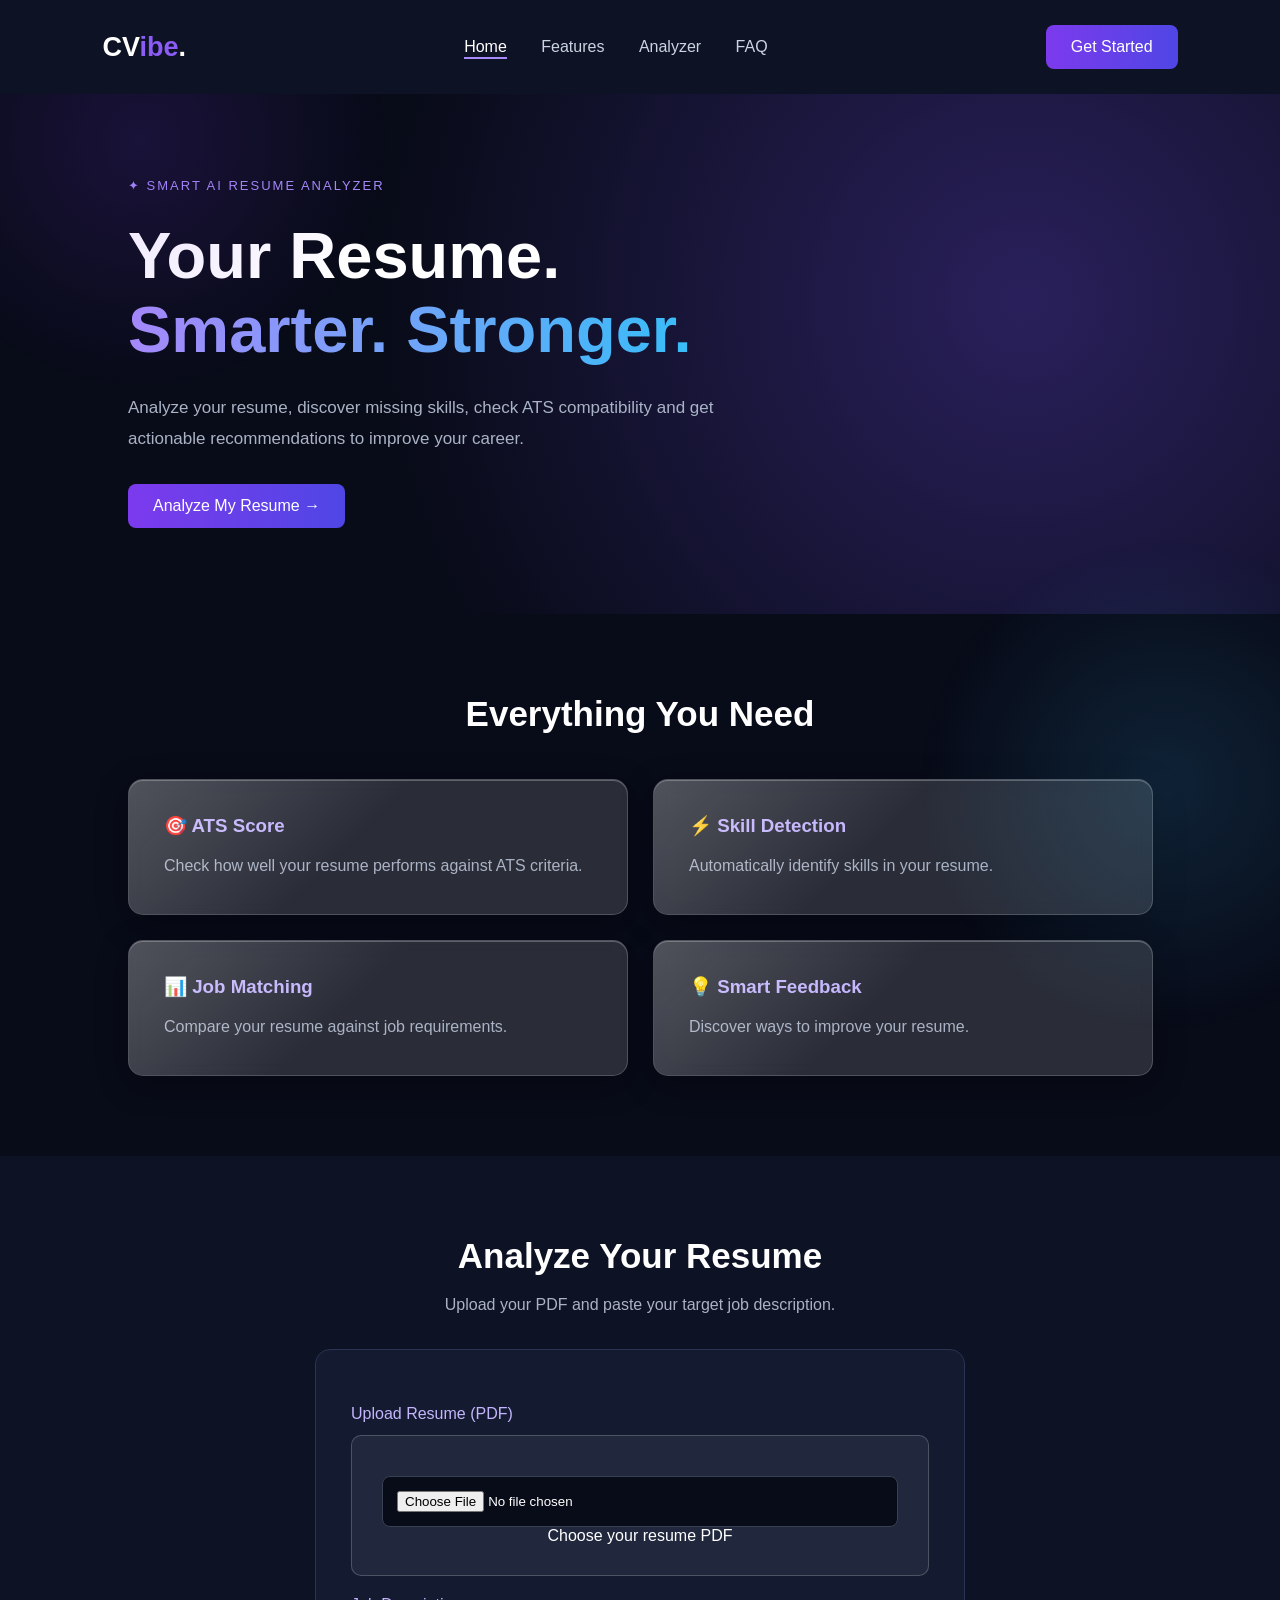
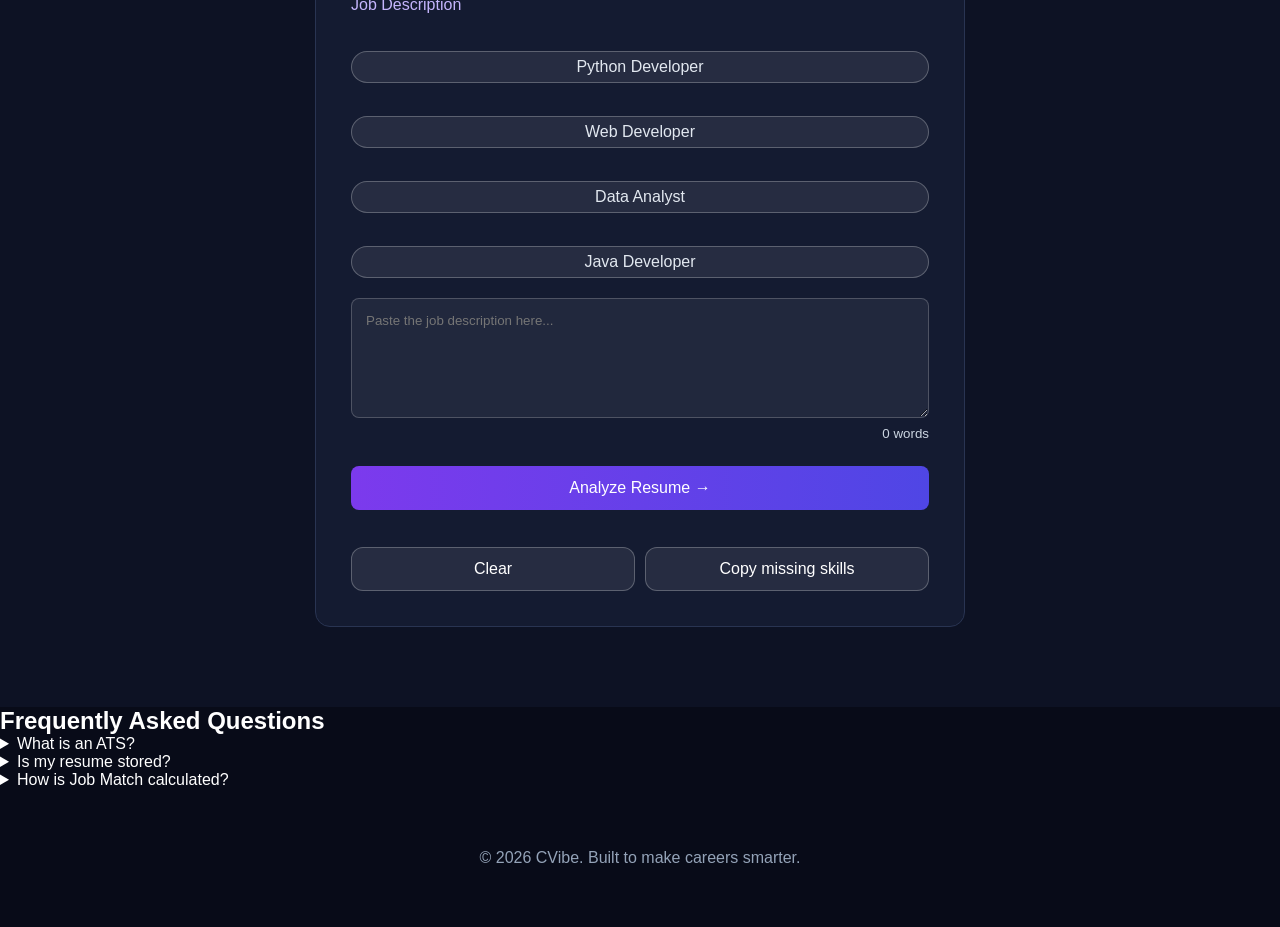
<file: frontend/index.html>
<!DOCTYPE html>
<html lang="en">
<head>
    <meta charset="UTF-8">
    <meta name="viewport" content="width=device-width, initial-scale=1.0">
    <title>CVibe | Smart Resume Analyzer</title>
    <link rel="stylesheet" href="style.css">
    <link rel="stylesheet" href="animations.css">
</head>

<body>

<header class="navbar">
    <div class="logo">CV<span>ibe</span>.</div>

    <nav>
        <a href="#home">Home</a>
        <a href="#features">Features</a>
        <a href="#analyzer">Analyzer</a>
        <a href="#faq">FAQ</a>
    </nav>

    <a href="#analyzer" class="nav-btn">Get Started</a>
</header>

<section class="hero" id="home">
    <div class="hero-content">
        <span class="badge">✦ SMART AI RESUME ANALYZER</span>

        <h1>
            Your Resume.<br>
            <span>Smarter. Stronger.</span>
        </h1>

        <p>
            Analyze your resume, discover missing skills,
            check ATS compatibility and get actionable
            recommendations to improve your career.
        </p>

        <a href="#analyzer" class="primary-btn">
            Analyze My Resume →
        </a>
    </div>
</section>

<section class="features" id="features">
    <h2>Everything You Need</h2>

    <div class="feature-grid">
        <div class="feature-card">
            <h3>🎯 ATS Score</h3>
            <p>Check how well your resume performs against ATS criteria.</p>
        </div>

        <div class="feature-card">
            <h3>⚡ Skill Detection</h3>
            <p>Automatically identify skills in your resume.</p>
        </div>

        <div class="feature-card">
            <h3>📊 Job Matching</h3>
            <p>Compare your resume against job requirements.</p>
        </div>

        <div class="feature-card">
            <h3>💡 Smart Feedback</h3>
            <p>Discover ways to improve your resume.</p>
        </div>
    </div>
</section>

<section class="analyzer" id="analyzer">
    <h2>Analyze Your Resume</h2>
    <p>Upload your PDF and paste your target job description.</p>

    <form id="resumeForm">

        <label for="resume">Upload Resume (PDF)</label>

        <div class="upload-box">
            <input type="file" id="resume" accept=".pdf" required>
            <p>Choose your resume PDF</p>
        </div>

        <label for="jobDescription">Job Description</label>

        <textarea
            id="jobDescription"
            placeholder="Paste the job description here..."
            rows="6"></textarea>

        <button type="submit" class="primary-btn">
            Analyze Resume →
        </button>

    </form>

    <div id="loading" hidden>
        Analyzing your resume...
    </div>

    <div id="results" hidden></div>

</section>

</section>

<section class="faq" id="faq">
  <h2>Frequently Asked Questions</h2>

  <details class="faq-item">
    <summary>What is an ATS?</summary>
    <p>An Applicant Tracking System scans resumes for keywords before a human sees them.</p>
  </details>

  <details class="faq-item">
    <summary>Is my resume stored?</summary>
    <p>No. Your PDF is only read to produce the analysis.</p>
  </details>

  <details class="faq-item">
    <summary>How is Job Match calculated?</summary>
    <p>We compare the skills found in your resume with the skills in the job description.</p>
  </details>
</section>

<footer>

<footer>
    <p>© 2026 CVibe. Built to make careers smarter.</p>
</footer>

<script src="script.js"></script>
<script src="animations.js" defer></script>

</body>
</html>
</file>
<file: frontend/style.css>
* {
    margin: 0;
    padding: 0;
    box-sizing: border-box;
    font-family: 'Segoe UI', sans-serif;
    scroll-behavior: smooth;
}

body {
    background: #080b18;
    color: white;
}

.navbar {
    display: flex;
    justify-content: space-between;
    align-items: center;
    padding: 25px 8%;
    background: #0d1224;
}

.logo {
    font-size: 27px;
    font-weight: bold;
}

.logo span {
    color: #8b5cf6;
}

nav a {
    color: #cbd5e1;
    text-decoration: none;
    margin: 0 15px;
}

nav a:hover {
    color: #a78bfa;
}

.nav-btn, .primary-btn {
    background: linear-gradient(90deg, #7c3aed, #4f46e5);
    color: white;
    padding: 13px 25px;
    border-radius: 8px;
    text-decoration: none;
    border: none;
    cursor: pointer;
    display: inline-block;
}

.hero {
    min-height: 520px;
    display: flex;
    align-items: center;
    padding: 80px 10%;
    background: radial-gradient(circle at 80% 40%, #29205b, #080b18 60%);
}

.hero-content {
    max-width: 650px;
}

.badge {
    color: #a78bfa;
    letter-spacing: 2px;
    font-size: 13px;
}

.hero h1 {
    font-size: 65px;
    margin: 25px 0;
    line-height: 1.15;
}

.hero h1 span {
    color: #8b5cf6;
}

.hero p {
    color: #aab3c5;
    font-size: 17px;
    line-height: 1.8;
    margin-bottom: 30px;
}

.features, .analyzer {
    padding: 80px 10%;
    text-align: center;
}

.features h2, .analyzer h2 {
    font-size: 35px;
    margin-bottom: 20px;
}

.feature-grid {
    display: grid;
    grid-template-columns: repeat(2, 1fr);
    gap: 25px;
    margin-top: 45px;
}

.feature-card {
    background: #141b31;
    padding: 35px;
    border: 1px solid #293452;
    border-radius: 15px;
    text-align: left;
    transition: 0.3s;
}

.feature-card:hover {
    transform: translateY(-7px);
    border-color: #8b5cf6;
}

.feature-card h3 {
    margin-bottom: 15px;
    color: #c4b5fd;
}

.feature-card p {
    color: #aab3c5;
    line-height: 1.7;
}

.analyzer {
    background: #0d1224;
}

.analyzer > p {
    color: #aab3c5;
    margin-bottom: 35px;
}

#resumeForm {
    max-width: 650px;
    margin: auto;
    text-align: left;
    background: #141b31;
    padding: 35px;
    border-radius: 15px;
    border: 1px solid #293452;
}

label {
    display: block;
    margin: 20px 0 12px;
    color: #c4b5fd;
}

.upload-box {
    border: 2px dashed #7655d9;
    padding: 30px;
    border-radius: 10px;
    text-align: center;
}

input, textarea {
    width: 100%;
    padding: 14px;
    margin-top: 10px;
    background: #080b18;
    color: white;
    border: 1px solid #374151;
    border-radius: 8px;
}

textarea {
    resize: vertical;
}

#resumeForm button {
    margin-top: 25px;
    width: 100%;
    font-size: 16px;
}

#loading {
    margin: 25px;
    color: #a78bfa;
}

#results {
    max-width: 650px;
    margin: 30px auto;
    padding: 25px;
    background: #141b31;
    border-radius: 12px;
    text-align: left;
    overflow-wrap: anywhere;
}

footer {
    padding: 30px;
    text-align: center;
    color: #94a3b8;
}

@media (max-width: 700px) {
    .navbar {
        flex-wrap: wrap;
        gap: 20px;
    }

    nav {
        width: 100%;
    }

    .hero h1 {
        font-size: 43px;
    }

    .feature-grid {
        grid-template-columns: 1fr;
    }

    .hero, .features, .analyzer {
        padding: 60px 6%;
    }
}
/* ===== RESUME ANALYSIS DASHBOARD ===== */

#results {
    max-width: 900px;
    margin: 50px auto;
    padding: 35px;
    background: linear-gradient(145deg, #101d3a, #172e59);
    border: 1px solid rgba(255,255,255,0.12);
    border-radius: 22px;
    color: white;
    box-shadow: 0 15px 45px rgba(0,0,0,0.3);
    animation: fadeIn 0.6s ease;
}

#results h2 {
    font-size: 30px;
    margin-bottom: 30px;
    color: #ffffff;
}

#results h3 {
    font-size: 18px;
    margin-top: 25px;
    margin-bottom: 10px;
    color: #8db7ff;
}

#results p {
    font-size: 15px;
    line-height: 1.8;
    color: #e0eaff;
}

#results ul {
    padding-left: 22px;
}

#results li {
    margin-bottom: 10px;
    color: #dce7ff;
    line-height: 1.6;
}

#results li::marker {
    color: #60a5fa;
}

@keyframes fadeIn {
    from {
        opacity: 0;
        transform: translateY(15px);
    }
    to {
        opacity: 1;
        transform: translateY(0);
    }
}

@media (max-width: 700px) {
    #results {
        margin: 25px 10px;
        padding: 22px;
    }

    #results h2 {
        font-size: 24px;
    }
}
/* ===== PROFESSIONAL ATS DASHBOARD ===== */

.dashboard-grid {
    display: grid;
    grid-template-columns: repeat(2, 1fr);
    gap: 20px;
    margin-bottom: 20px;
}

.dashboard-card {
    background: rgba(255, 255, 255, 0.07);
    border: 1px solid rgba(255, 255, 255, 0.12);
    border-radius: 16px;
    padding: 22px;
    margin-bottom: 18px;
}

.dashboard-card h3 {
    color: #8db7ff;
    margin-top: 0 !important;
}

/* ATS SCORE CIRCLE */

.score-circle {
    width: 130px;
    height: 130px;
    border-radius: 50%;
    margin: 20px auto;
    display: flex;
    align-items: center;
    justify-content: center;

    background: conic-gradient(
        #38bdf8 calc(var(--score) * 1%),
        #263b5c 0
    );

    position: relative;
}

.score-circle::before {
    content: "";
    position: absolute;
    width: 105px;
    height: 105px;
    background: #142746;
    border-radius: 50%;
}

.score-circle span {
    position: relative;
    font-size: 32px;
    font-weight: bold;
    color: white;
}

/* JOB MATCH BAR */

.progress-bar {
    width: 100%;
    height: 12px;
    background: #263b5c;
    border-radius: 20px;
    overflow: hidden;
    margin: 15px 0;
}

.progress-bar div {
    height: 100%;
    background: linear-gradient(90deg, #38bdf8, #6366f1);
    border-radius: 20px;
    transition: width 1s ease;
}

/* SKILLS */

.skill-list {
    display: flex;
    flex-wrap: wrap;
    gap: 10px;
}

.skill {
    background: rgba(56, 189, 248, 0.15);
    color: #7dd3fc;
    padding: 8px 14px;
    border-radius: 20px;
    font-size: 13px;
}

.matched {
    color: #4ade80 !important;
}

.missing {
    color: #fb7185 !important;
}

/* RESPONSIVE */

@media (max-width: 700px) {
    .dashboard-grid {
        grid-template-columns: 1fr;
    }

    .dashboard-card {
        padding: 18px;
    }
}
</file>
<file: frontend/animations.css>
/* ===== CVibe animations — load AFTER style.css ===== */

:root { --ease: cubic-bezier(.22, 1, .36, 1); }
html { scroll-behavior: smooth; }

/* ---------- Scroll progress bar (top of page) ---------- */
#progress-bar {
  position: fixed; top: 0; left: 0; height: 3px; width: 0;
  background: linear-gradient(90deg, #7c3aed, #4f46e5, #38bdf8);
  z-index: 9999;
}

/* ---------- Navbar: slides down on load, blurs on scroll ---------- */
.cv-navfx {
  animation: slideDown .8s var(--ease) both;
  transition: background .4s, box-shadow .4s, backdrop-filter .4s;
}
.cv-sticky { position: sticky; top: 0; z-index: 1000; }
.cv-scrolled {
  background: rgba(8, 12, 40, .72) !important;
  backdrop-filter: blur(14px);
  -webkit-backdrop-filter: blur(14px);
  box-shadow: 0 8px 30px rgba(0, 0, 0, .35);
}
@keyframes slideDown { from { transform: translateY(-100%); opacity: 0; } to { transform: none; opacity: 1; } }

/* Nav links: underline glides in from the left, out to the right */
nav a { position: relative; }
nav a::after {
  content: ""; position: absolute; left: 0; bottom: -4px;
  height: 2px; width: 100%; background: #a78bfa;
  transform: scaleX(0); transform-origin: right;
  transition: transform .35s var(--ease);
}
nav a:hover::after { transform: scaleX(1); transform-origin: left; }
nav a.nav-btn::after { display: none; }

/* ---------- Floating background glow ---------- */
.cv-blob {
  position: fixed; width: 42vmax; height: 42vmax; border-radius: 50%;
  filter: blur(90px); opacity: .45; pointer-events: none;
  mix-blend-mode: screen; z-index: 0;
}
.cv-blob-a { top: -10vmax; left: -10vmax; background: #7c3aed; animation: drift 18s ease-in-out infinite alternate; }
.cv-blob-b { bottom: -12vmax; right: -12vmax; background: #38bdf8; animation: drift 22s ease-in-out infinite alternate-reverse; }
@keyframes drift { to { transform: translate(12vmax, 8vmax) scale(1.2); } }

/* ---------- Hero headline: moving gradient ---------- */
h1 span {
  background-image: linear-gradient(90deg, #a78bfa, #38bdf8, #a78bfa);
  background-size: 200% auto;
  -webkit-background-clip: text; background-clip: text;
  color: transparent; -webkit-text-fill-color: transparent;
  animation: shine 5s linear infinite;
}
@keyframes shine { to { background-position: 200% center; } }

/* ---------- Buttons: shimmer sweep, lift, press ---------- */
.primary-btn, .nav-btn { position: relative; overflow: hidden; }
.primary-btn::before, .nav-btn::before {
  content: ""; position: absolute; inset: 0; pointer-events: none;
  background: linear-gradient(120deg, transparent 30%, rgba(255, 255, 255, .35) 50%, transparent 70%);
  transform: translateX(-120%);
}
.primary-btn:hover::before, .nav-btn:hover::before {
  transform: translateX(120%); transition: transform .7s var(--ease);
}
.primary-btn:hover, .nav-btn:hover { transform: translateY(-3px); box-shadow: 0 12px 28px rgba(79, 70, 229, .45); }
.primary-btn:active, .nav-btn:active { transform: scale(.97); }

.cv-ripple {
  position: absolute; border-radius: 50%; pointer-events: none;
  background: rgba(255, 255, 255, .45); transform: scale(0);
  animation: ripple .7s ease-out forwards;
}
@keyframes ripple { to { transform: scale(1); opacity: 0; } }

/* Loading spinner on the Analyze button */
.primary-btn.loading { pointer-events: none; opacity: .85; }
.primary-btn.loading::after {
  content: ""; display: inline-block; width: 14px; height: 14px; margin-left: 10px;
  border: 2px solid rgba(255, 255, 255, .4); border-top-color: #fff;
  border-radius: 50%; vertical-align: -2px; animation: spin .7s linear infinite;
}
@keyframes spin { to { transform: rotate(360deg); } }

/* ---------- Scroll reveal (slide in from below / left / right) ---------- */
.reveal, [class*="card"] {
  transition:
    opacity .8s var(--ease),
    translate .8s var(--ease),
    transform .25s var(--ease),
    box-shadow .35s var(--ease),
    border-color .35s,
    background .35s;
  transition-delay: var(--d, 0ms);
}
.reveal { opacity: 0; translate: 0 40px; }
.reveal.from-left  { translate: -60px 0; }
.reveal.from-right { translate: 60px 0; }
.reveal.in-view    { opacity: 1; translate: 0 0; }

/* ---------- Cards: 3D tilt + lift on hover ---------- */
[class*="card"] {
  transform: perspective(900px) rotateX(var(--rx, 0deg)) rotateY(var(--ry, 0deg)) translateY(var(--ty, 0px));
}
@media (hover: hover) {
  [class*="card"]:hover { --ty: -8px; box-shadow: 0 22px 44px rgba(79, 70, 229, .35); }
}

/* ---------- Upload box ---------- */
.upload-box { transition: transform .3s var(--ease), border-color .3s, background .3s, box-shadow .3s; }
.upload-box:hover, .upload-box.dragover {
  border-color: #a78bfa; background: rgba(139, 92, 246, .12);
  box-shadow: 0 0 0 6px rgba(139, 92, 246, .15);
}
.upload-box.dragover { transform: scale(1.03); }
.upload-box.picked { animation: filePop .6s var(--ease); }
@keyframes filePop { 0% { transform: scale(.97); } 50% { transform: scale(1.03); } 100% { transform: scale(1); } }

/* ---------- Results: new items pop in, updated cards pulse ---------- */
.pop-in { animation: popIn .6s var(--ease) both; animation-delay: var(--d, 0ms); }
@keyframes popIn { from { opacity: 0; transform: translateY(16px) scale(.85); } to { opacity: 1; transform: none; } }

.pulse { animation: pulseCard .9s var(--ease); }
@keyframes pulseCard {
  0%   { box-shadow: 0 0 0 0 rgba(139, 92, 246, .6); scale: .96; }
  100% { box-shadow: 0 0 0 26px rgba(139, 92, 246, 0); scale: 1; }
}

/* ---------- Respect people who turn animations off ---------- */
@media (prefers-reduced-motion: reduce) {
  *, *::before, *::after { animation: none !important; transition-duration: .01ms !important; scroll-behavior: auto !important; }
  .reveal { opacity: 1; translate: none; }
}
/* ===== Glass effect ===== */
[class*="card"] {
  position: relative;
  overflow: hidden;
  background: rgba(255, 255, 255, .14);
  backdrop-filter: blur(22px) saturate(160%);
  -webkit-backdrop-filter: blur(22px) saturate(160%);
  border: 1px solid rgba(255, 255, 255, .18);
  box-shadow: 0 8px 32px rgba(0, 0, 0, .25),
              inset 0 1px 0 rgba(255, 255, 255, .25);
}

/* glossy highlight across the top-left of each card */
[class*="card"]::before {
  content: "";
  position: absolute;
  inset: 0;
  background: linear-gradient(135deg, rgba(255, 255, 255, .18), transparent 45%);
  pointer-events: none;
}

/* frosted inputs */
textarea, .upload-box {
  background: rgba(255, 255, 255, .06);
  border: 1px solid rgba(255, 255, 255, .2);
  backdrop-filter: blur(8px);
  -webkit-backdrop-filter: blur(8px);
}
/* ===== Smoother motion ===== */
:root { --ease: cubic-bezier(.16, 1, .3, 1); }

/* shorter travel, slower, softer ending */
.reveal { translate: 0 24px; }
.reveal.from-left  { translate: -36px 0; }
.reveal.from-right { translate: 36px 0; }

.reveal, [class*="card"] {
  transition:
    opacity 1.1s var(--ease),
    translate 1.1s var(--ease),
    transform .6s var(--ease),
    box-shadow .5s var(--ease),
    border-color .5s,
    background .5s;
  transition-delay: var(--d, 0ms);
}

/* must come after the overrides above */
.reveal.in-view { translate: 0 0; }

/* let the browser prepare these for the graphics card */
[class*="card"] { will-change: transform; }
.cv-blob { will-change: transform; }

/* slower background glow */
.cv-blob-a { animation-duration: 30s; }
.cv-blob-b { animation-duration: 38s; }
/* ===== Performance fixes ===== */

/* 1. Biggest lag: the full-screen blurred glow with blending */
.cv-blob {
  filter: none;
  mix-blend-mode: normal;
  background: radial-gradient(circle, rgba(124, 58, 237, .35), transparent 65%);
  animation: none;
  will-change: auto;
}
.cv-blob-b {
  background: radial-gradient(circle, rgba(56, 189, 248, .3), transparent 65%);
}

/* 2. Lighter glass: less blur, no saturate */
[class*="card"] {
  backdrop-filter: blur(8px);
  -webkit-backdrop-filter: blur(8px);
  will-change: auto;
}

/* 3. Cheaper textarea and upload box */
textarea, .upload-box {
  backdrop-filter: none;
  -webkit-backdrop-filter: none;
}

/* 4. Navbar blur only after scrolling */
.navbar {
  backdrop-filter: none;
  -webkit-backdrop-filter: none;
}
/* ===== Interactive extras ===== */
nav a.active { color: #fff; }
nav a.active::after { transform: scaleX(1); }

#to-top {
  position: fixed; right: 24px; bottom: 24px;
  width: 44px; height: 44px; border-radius: 50%;
  border: 1px solid rgba(255, 255, 255, .25);
  background: rgba(124, 58, 237, .85); color: #fff; font-size: 20px;
  cursor: pointer; opacity: 0; pointer-events: none;
  transform: translateY(12px);
  transition: opacity .4s, transform .4s;
  z-index: 999;
}
#to-top.show { opacity: 1; pointer-events: auto; transform: none; }
#to-top:hover { background: #7c3aed; }

.cv-toast {
  position: fixed; left: 50%; bottom: 28px;
  padding: 12px 18px; border-radius: 12px;
  background: rgba(15, 23, 42, .92); color: #fff;
  border: 1px solid rgba(255, 255, 255, .2);
  opacity: 0; transform: translate(-50%, 20px);
  transition: opacity .4s, transform .4s;
  z-index: 9999;
}
.cv-toast.show { opacity: 1; transform: translate(-50%, 0); }

.jd-count { display: block; text-align: right; margin-top: 4px; color: #cbd5e1; }

/* card spotlight */
[class*="card"]::after {
  content: ""; position: absolute; inset: 0; pointer-events: none;
  background: radial-gradient(180px circle at var(--mx, 50%) var(--my, 50%), rgba(255, 255, 255, .14), transparent 70%);
  opacity: 0; transition: opacity .3s;
}
[class*="card"]:hover::after { opacity: 1; }
section, .dashboard-grid { scroll-margin-top: 100px; }
.navbar.cv-scrolled { background: rgba(8, 12, 40, .96) !important; }
section { scroll-margin-top: 90px; }
/* ===== More buttons ===== */
.jd-chips { display: flex; flex-wrap: wrap; gap: 8px; margin: 0 0 10px; }
.cv-chip {
  padding: 6px 14px; border-radius: 999px; cursor: pointer;
  border: 1px solid rgba(255, 255, 255, .25);
  background: rgba(255, 255, 255, .08); color: #e2e8f0; font-size: 13px;
  transition: transform .3s var(--ease), background .3s, border-color .3s;
}
.cv-chip:hover { transform: translateY(-2px); background: rgba(139, 92, 246, .25); border-color: #a78bfa; }
.cv-chip:active { transform: scale(.95); }
.cv-chip.picked { background: rgba(139, 92, 246, .45); border-color: #a78bfa; }

.cv-actions { display: flex; gap: 10px; margin-top: 12px; }
.cv-btn {
  position: relative; overflow: hidden; flex: 1; padding: 12px 16px;
  border-radius: 12px; cursor: pointer; font: inherit; color: #fff;
  border: 1px solid rgba(255, 255, 255, .25);
  background: rgba(255, 255, 255, .08);
  transition: transform .3s var(--ease), background .3s, box-shadow .3s;
}
.cv-btn:hover { transform: translateY(-2px); background: rgba(255, 255, 255, .16); box-shadow: 0 8px 20px rgba(0, 0, 0, .25); }
.cv-btn:active { transform: scale(.97); }

/* soft "breathing" glow on Analyze, paused on hover */
form .primary-btn:not(.loading) { animation: breathe 3.5s ease-in-out infinite; }
form .primary-btn:hover { animation: none; }
@keyframes breathe {
  0%, 100% { box-shadow: 0 0 0 0 rgba(124, 58, 237, .35); }
  50%      { box-shadow: 0 0 0 12px rgba(124, 58, 237, 0); }
}
/* ===== Feature cards: more life ===== */
#features [class*="card"] { cursor: pointer; }
#features [class*="card"]:active { scale: .98; }
#features [class*="card"] :is(h3, h4) { transition: transform .4s var(--ease); }
#features [class*="card"]:hover :is(h3, h4) { transform: translateX(8px); }

.learn-more {
  position: absolute; right: 18px; bottom: 12px;
  font-size: 13px; color: #c4b5fd;
  opacity: 0; transform: translateX(-10px);
  transition: opacity .35s, transform .35s var(--ease);
}
#features [class*="card"]:hover .learn-more { opacity: 1; transform: none; }

/* popup */
.cv-modal {
  position: fixed; inset: 0; display: grid; place-items: center;
  background: rgba(2, 6, 23, .6);
  opacity: 0; pointer-events: none; transition: opacity .35s; z-index: 10000;
}
.cv-modal.open { opacity: 1; pointer-events: auto; }
.cv-modal-box {
  position: relative; width: min(460px, 90vw); padding: 28px; border-radius: 18px;
  background: rgba(15, 23, 42, .96); border: 1px solid rgba(255, 255, 255, .2);
  box-shadow: 0 30px 80px rgba(0, 0, 0, .5);
  opacity: 0; transform: translateY(24px) scale(.94);
  transition: transform .45s var(--ease), opacity .45s;
}
.cv-modal.open .cv-modal-box { opacity: 1; transform: none; }
.cv-modal-box h3 { margin: 0 0 10px; font-size: 22px; }
.cv-modal-box p { margin: 0 0 14px; color: #cbd5e1; line-height: 1.6; }
.cv-modal-box ul { margin: 0 0 20px; padding-left: 20px; color: #e2e8f0; }
.cv-modal-box li { margin-bottom: 8px; opacity: 0; transform: translateX(-12px); }
.cv-modal.open li { animation: liIn .5s var(--ease) forwards; }
.cv-modal.open li:nth-child(1) { animation-delay: .15s; }
.cv-modal.open li:nth-child(2) { animation-delay: .25s; }
.cv-modal.open li:nth-child(3) { animation-delay: .35s; }
.cv-modal.open li:nth-child(4) { animation-delay: .45s; }
@keyframes liIn { to { opacity: 1; transform: none; } }
.cv-modal-close {
  position: absolute; top: 10px; right: 14px; background: none; border: 0;
  color: #cbd5e1; font-size: 28px; cursor: pointer;
  transition: transform .3s, color .3s;
}
.cv-modal-close:hover { transform: rotate(90deg); color: #fff; }
/* ===== Score breakdown (smooth) ===== */
.breakdown-card {
  grid-column: 1 / -1;
  backdrop-filter: none;
  -webkit-backdrop-filter: none;
  background: rgba(30, 41, 120, .45);
}
.breakdown-card h3 { margin: 0 0 14px; }

.bd-row {
  margin-bottom: 12px;
  opacity: 0;
  transform: translateX(-30px);
  transition: opacity .6s var(--ease), transform .6s var(--ease);
  transition-delay: var(--d, 0ms);
}
.breakdown-card.in .bd-row { opacity: 1; transform: none; }

.bd-label { display: flex; justify-content: space-between; font-size: 14px; margin-bottom: 6px; color: #e2e8f0; }
.bd-track { height: 10px; border-radius: 999px; background: rgba(255, 255, 255, .12); overflow: hidden; }

.bd-fill {
  position: relative; height: 100%; width: 100%; overflow: hidden;
  background: linear-gradient(90deg, #7c3aed, #38bdf8);
  transform: scaleX(0); transform-origin: left;
  transition: transform 1.1s var(--ease);
  transition-delay: calc(var(--d, 0ms) + 200ms);
}
.breakdown-card.in .bd-fill { transform: scaleX(var(--s)); }

/* one-time shine sweep after the bar fills */
.bd-fill::after {
  content: ""; position: absolute; inset: 0;
  background: linear-gradient(100deg, transparent 30%, rgba(255, 255, 255, .45) 50%, transparent 70%);
  transform: translateX(-100%);
}
.breakdown-card.in .bd-fill::after { animation: sweep 1.4s var(--ease) 1.2s 1; }
@keyframes sweep { to { transform: translateX(100%); } }
/* ===== History ===== */
.history-card { grid-column: 1 / -1; }
.history-head { display: flex; justify-content: space-between; align-items: center; margin-bottom: 12px; }
.history-head h3 { margin: 0; }
.hist-clear {
  padding: 6px 14px; border-radius: 999px; cursor: pointer; color: #e2e8f0;
  border: 1px solid rgba(255, 255, 255, .25); background: rgba(255, 255, 255, .08);
  transition: transform .3s var(--ease), background .3s;
}
.hist-clear:hover { transform: translateY(-2px); background: rgba(251, 113, 133, .25); }

.hist-row {
  display: grid; grid-template-columns: 1.2fr 1.6fr .6fr .6fr; gap: 10px;
  padding: 10px 12px; margin-bottom: 8px; border-radius: 10px; font-size: 14px;
  background: rgba(255, 255, 255, .06);
  animation: histIn .6s var(--ease) both; animation-delay: var(--d, 0ms);
  transition: background .3s;
}
.hist-row:hover { background: rgba(255, 255, 255, .12); }
.hist-score { font-weight: 600; color: #a5f3fc; }
@keyframes histIn { from { opacity: 0; transform: translateX(-24px); } to { opacity: 1; transform: none; } }
@media (max-width: 700px) { .hist-row { grid-template-columns: 1fr 1fr; } }
</file>
